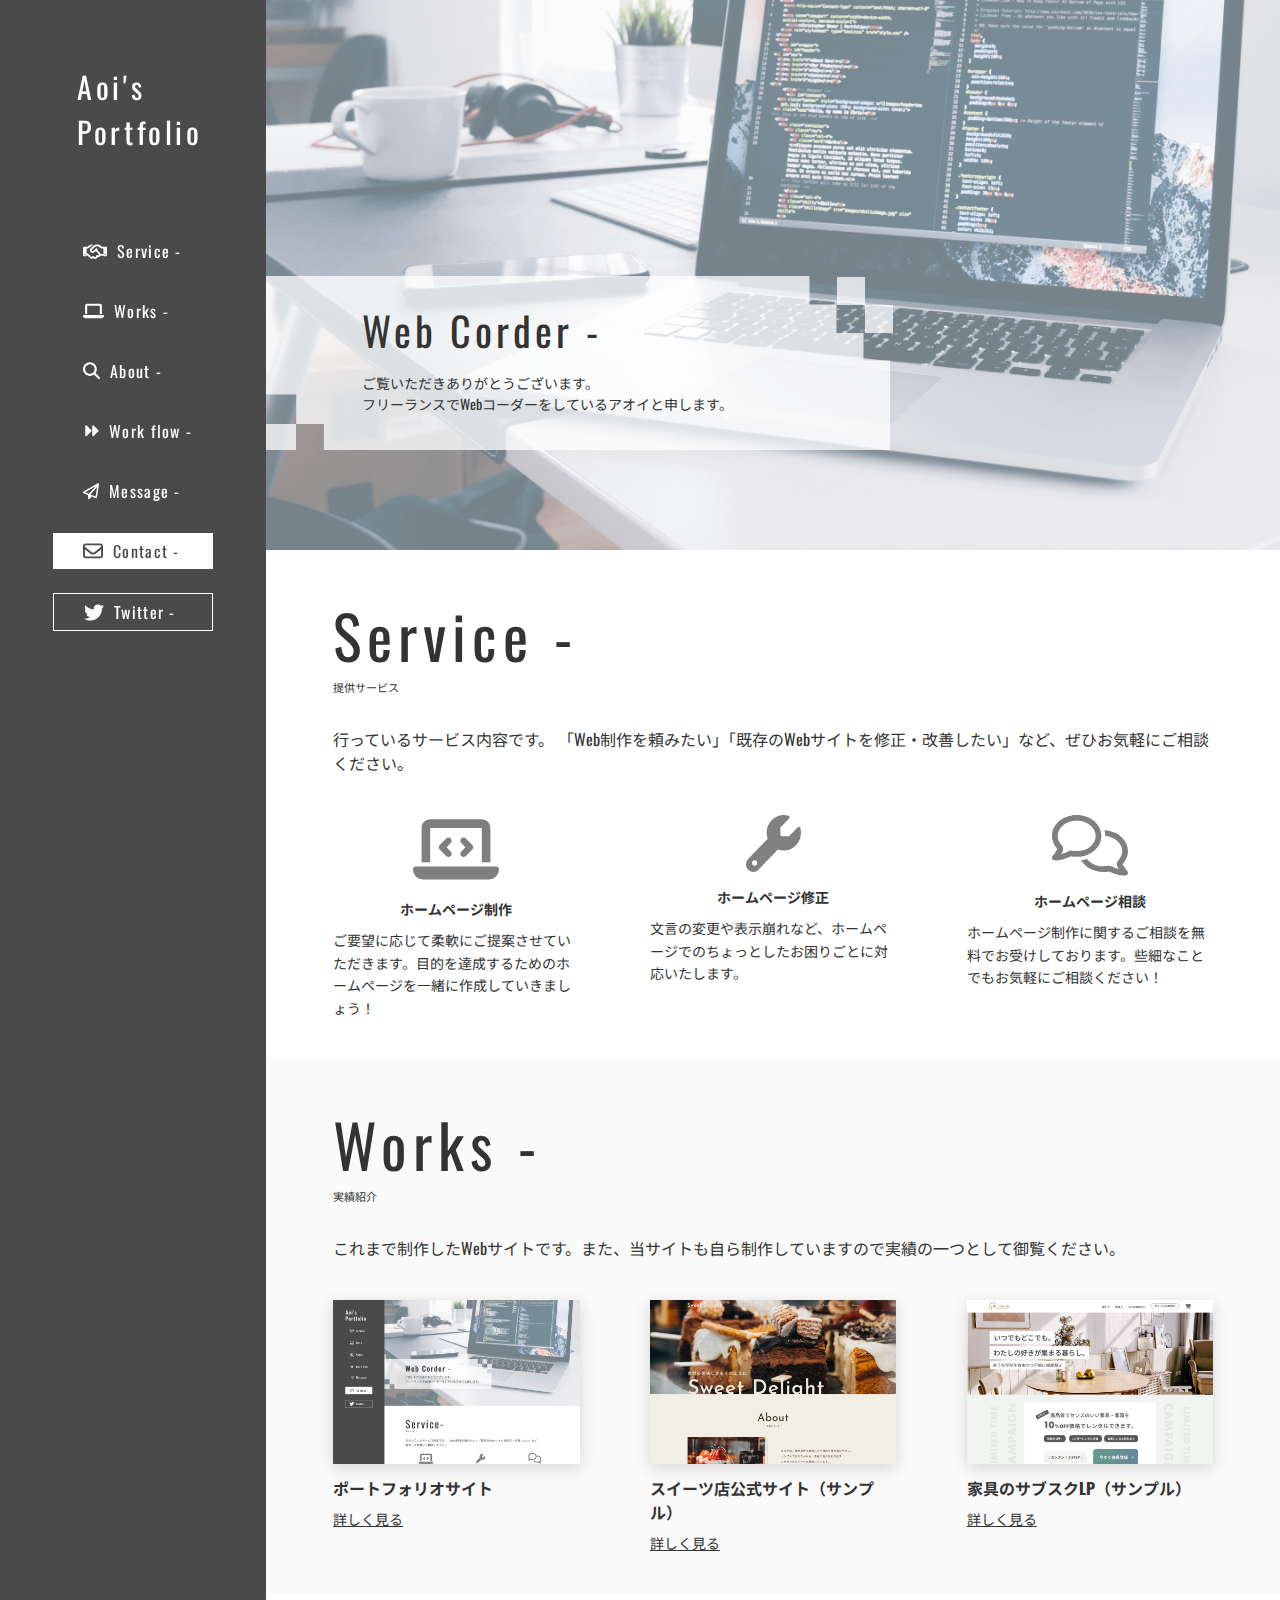
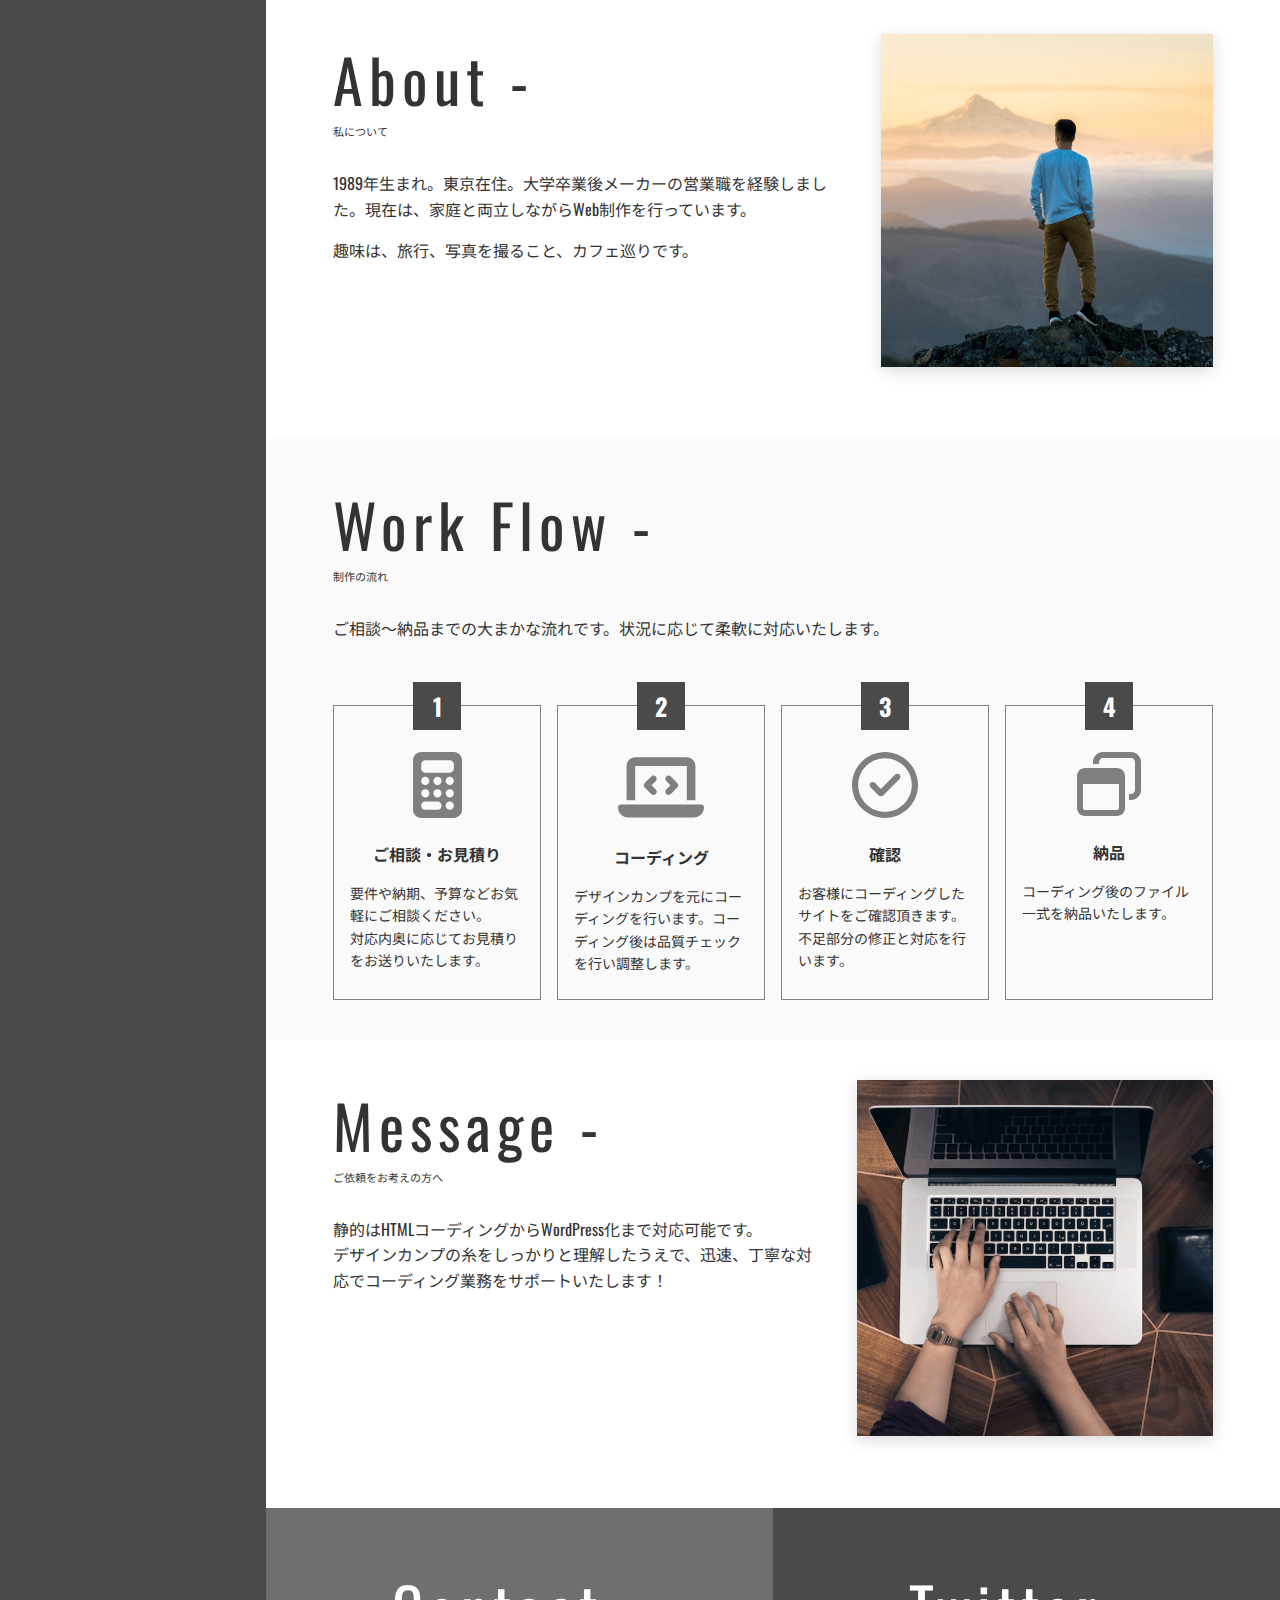
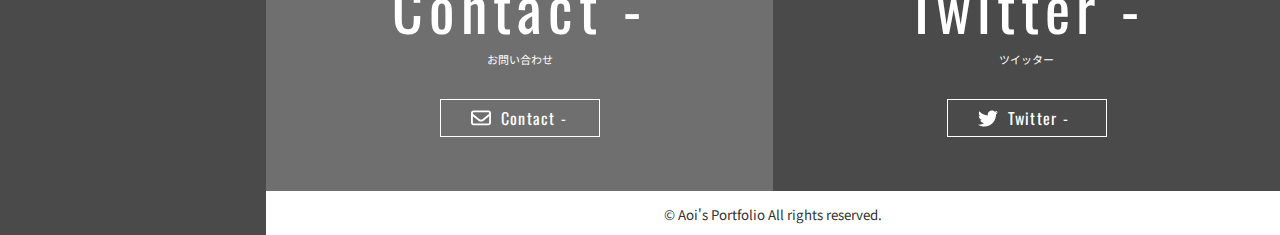
<file: index.html>
<!DOCTYPE html>
<html lang="ja">
  <head>
    <meta charset="UTF-8" />
    <meta name="viewport" content="width=device-width, initial-scale=1.0" />
    <meta name="robots" content="noindex" />
    <title>ポートフォリオサイト</title>
    <meta name="description" content="フリーランスWEBコーダーのポートフォリオサイトです。「Web制作を頼みたい」「既存のWebサイトを修正・改善したい、など" />
    <link rel="preconnect" href="https://fonts.googleapis.com" />
    <link rel="preconnect" href="https://fonts.gstatic.com" crossorigin />
    <link href="https://fonts.googleapis.com/css2?family=Noto+Sans+JP:wght@100..900&family=Oswald:wght@200..700&display=swap" rel="stylesheet" />
    <!--スタイルシート-->
    <link rel="stylesheet" href="./css/reset.css" />
    <link rel="stylesheet" href="./css/style.css" />
  </head>
  <body>
    <div class="wrapper">
      <header class="header">
        <div class="header__container">
          <div class="header__logo">Aoi's<br />Portfolio</div>
          <button type="button" id="js-button-drawer" class="header__menu-button">Menu</button>
          <div id="js-drawer" class="header__contents">
            <nav class="header__nav">
              <ul class="header__nav-list">
                <li class="header__nav-item">
                  <a href="#service" class="header__nav-link button">
                    <span class="button__icon">
                      <svg width="24" height="15" viewBox="0 0 24 15" fill="none" xmlns="http://www.w3.org/2000/svg">
                        <path
                          d="M10.2075 0.428596L8.29125 2.33175C7.7175 2.48818 7.185 2.77495 6.735 3.16974L5.7375 4.05241C5.355 4.39133 4.85625 4.57755 4.3425 4.57755H3.6V9.34475C4.365 9.3671 5.0925 9.67622 5.63625 10.2163L6.97125 11.5421L7.23375 11.8028L8.24625 12.8084C8.47875 13.0393 8.86125 13.0393 9.09375 12.8084C9.1575 12.7451 9.20625 12.6706 9.2325 12.5924C9.3375 12.3056 9.58125 12.0896 9.88125 12.0226C10.1813 11.9555 10.4963 12.0449 10.7138 12.2647L11.1188 12.6594C11.5538 13.0915 12.2588 13.0915 12.69 12.6594C12.8925 12.4583 13.0013 12.2013 13.0125 11.9369C13.0275 11.6092 13.2225 11.3187 13.5225 11.1771C13.8225 11.0356 14.1713 11.0654 14.4375 11.2554C14.79 11.5049 15.2813 11.4714 15.5963 11.1585C15.9488 10.8084 15.9488 10.2423 15.5963 9.89596L12.7538 7.07288L11.4112 8.30193C10.3875 9.24047 8.81625 9.25537 7.77375 8.33545C6.585 7.28517 6.55875 5.45278 7.71375 4.36899L10.3425 1.90345C11.37 0.94256 12.7275 0.40625 14.1413 0.40625C15.495 0.40625 16.8038 0.901592 17.8125 1.79172L18.9413 2.78985H20.4H21.9H23.4C23.73 2.78985 24 3.05801 24 3.38575V11.1325C24 11.7917 23.4638 12.3243 22.8 12.3243H21.6C21.1575 12.3243 20.7675 12.0859 20.5613 11.7284H17.3775C17.25 11.9779 17.0813 12.2162 16.8713 12.4248C16.23 13.0617 15.3413 13.3112 14.5088 13.1734C14.3738 13.4453 14.19 13.6985 13.9613 13.9257C12.9375 14.9425 11.3363 15.043 10.1963 14.2274C9.255 15.0021 7.8525 14.9537 6.97125 14.0747L5.9625 13.0691L5.7 12.8084L4.365 11.4825C4.15875 11.2777 3.88875 11.1585 3.6 11.1362C3.6 11.7917 3.06 12.3243 2.4 12.3243H1.2C0.53625 12.3243 0 11.7917 0 11.1325V3.38575C0 3.05801 0.27 2.78985 0.6 2.78985H2.1H3.6H4.3425C4.4175 2.78985 4.48875 2.76378 4.54125 2.71536L5.535 1.83641C6.58125 0.91649 7.9275 0.40625 9.32625 0.40625H9.7125C9.8775 0.40625 10.0463 0.413699 10.2075 0.428596ZM20.4 9.94065V4.57755H18.6C18.3788 4.57755 18.165 4.49561 18.0038 4.35036L16.62 3.12877C15.9375 2.52542 15.0563 2.19395 14.1413 2.19395C13.1888 2.19395 12.2738 2.55522 11.58 3.20326L8.95125 5.66879C8.565 6.03378 8.5725 6.6483 8.97 6.9984C9.31875 7.30752 9.8475 7.30007 10.1888 6.98722L12.885 4.51424C13.2488 4.17904 13.8188 4.20139 14.1563 4.56638C14.4938 4.93137 14.4713 5.49375 14.1038 5.82894L14.0738 5.85874L16.8638 8.62967C17.2388 9.00211 17.4825 9.46021 17.5913 9.93693H20.4V9.94065ZM2.4 10.5366C2.4 10.3785 2.33679 10.2269 2.22426 10.1152C2.11174 10.0034 1.95913 9.94065 1.8 9.94065C1.64087 9.94065 1.48826 10.0034 1.37574 10.1152C1.26321 10.2269 1.2 10.3785 1.2 10.5366C1.2 10.6946 1.26321 10.8462 1.37574 10.9579C1.48826 11.0697 1.64087 11.1325 1.8 11.1325C1.95913 11.1325 2.11174 11.0697 2.22426 10.9579C2.33679 10.8462 2.4 10.6946 2.4 10.5366ZM22.2 11.1325C22.3591 11.1325 22.5117 11.0697 22.6243 10.9579C22.7368 10.8462 22.8 10.6946 22.8 10.5366C22.8 10.3785 22.7368 10.2269 22.6243 10.1152C22.5117 10.0034 22.3591 9.94065 22.2 9.94065C22.0409 9.94065 21.8883 10.0034 21.7757 10.1152C21.6632 10.2269 21.6 10.3785 21.6 10.5366C21.6 10.6946 21.6632 10.8462 21.7757 10.9579C21.8883 11.0697 22.0409 11.1325 22.2 11.1325Z"
                          class="button__icon-path" />
                      </svg>
                    </span>
                    <span class="button__text">Service -</span>
                  </a>
                </li>
                <li class="header__nav-item">
                  <a href="#works" class="header__nav-link button">
                    <span class="button__icon">
                      <svg width="21" height="16" viewBox="0 0 21 16" fill="none" xmlns="http://www.w3.org/2000/svg">
                        <path
                          d="M4.2 0.635498C3.04172 0.635498 2.1 1.57078 2.1 2.72115V11.0638H4.2V2.72115H16.8V11.0638H18.9V2.72115C18.9 1.57078 17.9583 0.635498 16.8 0.635498H4.2ZM0.63 12.1066C0.282187 12.1066 0 12.3868 0 12.7323C0 14.114 1.12875 15.2351 2.52 15.2351H18.48C19.8712 15.2351 21 14.114 21 12.7323C21 12.3868 20.7178 12.1066 20.37 12.1066H0.63Z"
                          class="button__icon-path" />
                      </svg>
                    </span>
                    <span class="button__text">Works -</span>
                  </a>
                </li>
                <li class="header__nav-item">
                  <a href="#about" class="header__nav-link button">
                    <span class="button__icon">
                      <svg width="17" height="18" viewBox="0 0 17 18" fill="none" xmlns="http://www.w3.org/2000/svg">
                        <path
                          d="M13.8125 7.04143C13.8125 8.55504 13.3178 9.95324 12.4844 11.0876L16.6879 15.2657C17.1029 15.6779 17.1029 16.3473 16.6879 16.7595C16.2729 17.1717 15.5988 17.1717 15.1838 16.7595L10.9803 12.5814C9.83808 13.4124 8.43027 13.9005 6.90625 13.9005C3.09121 13.9005 0 10.8304 0 7.04143C0 3.25246 3.09121 0.182373 6.90625 0.182373C10.7213 0.182373 13.8125 3.25246 13.8125 7.04143ZM6.90625 11.79C7.53413 11.79 8.15587 11.6672 8.73595 11.4285C9.31604 11.1899 9.84312 10.8401 10.2871 10.3992C10.7311 9.95824 11.0833 9.43476 11.3235 8.85863C11.5638 8.28251 11.6875 7.66502 11.6875 7.04143C11.6875 6.41784 11.5638 5.80035 11.3235 5.22423C11.0833 4.64811 10.7311 4.12463 10.2871 3.68368C9.84312 3.24273 9.31604 2.89296 8.73595 2.65432C8.15587 2.41568 7.53413 2.29285 6.90625 2.29285C6.27837 2.29285 5.65663 2.41568 5.07654 2.65432C4.49646 2.89296 3.96938 3.24273 3.5254 3.68368C3.08142 4.12463 2.72923 4.64811 2.48895 5.22423C2.24867 5.80035 2.125 6.41784 2.125 7.04143C2.125 7.66502 2.24867 8.28251 2.48895 8.85863C2.72923 9.43476 3.08142 9.95824 3.5254 10.3992C3.96938 10.8401 4.49646 11.1899 5.07654 11.4285C5.65663 11.6672 6.27837 11.79 6.90625 11.79Z"
                          class="button__icon-path" />
                      </svg>
                    </span>
                    <span class="button__text">About -</span>
                  </a>
                </li>
                <li class="header__nav-item">
                  <a href="#flow" class="header__nav-link button">
                    <span class="button__icon">
                      <svg width="16" height="16" viewBox="0 0 16 16" fill="none" xmlns="http://www.w3.org/2000/svg">
                        <path
                          d="M8.43454 7.15642C8.7598 7.47765 8.7598 8.00275 8.43455 8.32398L3.65356 13.0459C3.13521 13.5578 2.25649 13.1906 2.25649 12.4621L2.25649 3.01832C2.25649 2.28979 3.13521 1.92261 3.65355 2.43454L8.43454 7.15642Z"
                          class="button__icon-path" />
                        <path
                          d="M15.4089 7.15642C15.7342 7.47765 15.7342 8.00275 15.4089 8.32398L10.6279 13.0459C10.1096 13.5578 9.23085 13.1906 9.23085 12.4621L9.23085 3.01832C9.23085 2.28979 10.1096 1.92261 10.6279 2.43454L15.4089 7.15642Z"
                          class="button__icon-path" />
                      </svg>
                    </span>
                    <span class="button__text">Work flow -</span>
                  </a>
                </li>
                <li class="header__nav-item">
                  <a href="#message" class="header__nav-link button">
                    <span class="button__icon">
                      <svg width="16" height="17" viewBox="0 0 16 17" fill="none" xmlns="http://www.w3.org/2000/svg">
                        <path
                          d="M0.502817 8.41785C-0.203433 8.81822 -0.137808 9.88587 0.615317 10.1962L4.99969 12.0119V15.2179C4.99969 15.7797 5.45594 16.2328 6.02157 16.2328C6.32469 16.2328 6.61219 16.0994 6.80594 15.8666L8.74344 13.5606L12.6153 15.1621C13.2059 15.4073 13.8903 15.0224 13.9872 14.3955L15.9872 1.4843C16.0466 1.10876 15.8809 0.730116 15.5653 0.515964C15.2497 0.301812 14.8372 0.28319 14.5028 0.472513L0.502817 8.41785ZM2.13094 9.20928L12.8028 3.15406L5.94032 10.7704L5.97782 10.8014L2.13094 9.20928ZM12.6028 13.5451L7.39657 11.388L14.0872 3.96101L12.6028 13.5451Z"
                          class="button__icon-path" />
                      </svg>
                    </span>
                    <span class="button__text">Message -</span>
                  </a>
                </li>
                <li class="header__nav-item">
                  <a href="#contact" class="header__nav-link button button--bg">
                    <span class="button__icon">
                      <svg width="20" height="16" viewBox="0 0 20 16" fill="none" xmlns="http://www.w3.org/2000/svg">
                        <path
                          d="M2.5 2.28406C2.15625 2.28406 1.875 2.56339 1.875 2.90479V3.76217L8.61328 9.25563C9.42188 9.91515 10.582 9.91515 11.3906 9.25563L18.125 3.76217V2.90479C18.125 2.56339 17.8438 2.28406 17.5 2.28406H2.5ZM1.875 6.17138V12.8365C1.875 13.1779 2.15625 13.4572 2.5 13.4572H17.5C17.8438 13.4572 18.125 13.1779 18.125 12.8365V6.17138L12.5781 10.6949C11.0781 11.917 8.91797 11.917 7.42188 10.6949L1.875 6.17138ZM0 2.90479C0 1.53531 1.12109 0.421875 2.5 0.421875H17.5C18.8789 0.421875 20 1.53531 20 2.90479V12.8365C20 14.2059 18.8789 15.3194 17.5 15.3194H2.5C1.12109 15.3194 0 14.2059 0 12.8365V2.90479Z"
                          class="button__icon-path button__icon-path--contact" />
                      </svg>
                    </span>
                    <span class="button__text">Contact -</span>
                  </a>
                </li>
                <li class="header__nav-item">
                  <a href="#twitter" class="header__nav-link button button--border">
                    <span class="button__icon">
                      <svg width="20" height="21" viewBox="0 0 20 21" fill="none" xmlns="http://www.w3.org/2000/svg">
                        <path
                          d="M17.9441 6.40799C17.9568 6.58444 17.9568 6.76092 17.9568 6.93736C17.9568 12.3191 13.8325 18.5201 6.29441 18.5201C3.97207 18.5201 1.81473 17.8521 0 16.6926C0.329961 16.7304 0.647187 16.743 0.989844 16.743C2.90605 16.743 4.67004 16.1002 6.07867 15.0037C4.27664 14.9659 2.76648 13.7937 2.24617 12.1805C2.5 12.2183 2.75379 12.2435 3.02031 12.2435C3.38832 12.2435 3.75637 12.193 4.09898 12.1049C2.22082 11.7267 0.812148 10.0883 0.812148 8.10949V8.05909C1.35781 8.36158 1.99238 8.55063 2.66492 8.57581C1.56086 7.84479 0.837539 6.59704 0.837539 5.18543C0.837539 4.42922 1.04055 3.73602 1.3959 3.13105C3.41367 5.60136 6.44668 7.21459 9.84766 7.39107C9.78422 7.08858 9.74613 6.77353 9.74613 6.45843C9.74613 4.21496 11.5736 2.38745 13.8451 2.38745C15.0253 2.38745 16.0913 2.87899 16.84 3.67302C17.7664 3.49658 18.6547 3.15626 19.4416 2.68994C19.137 3.63523 18.4898 4.42926 17.6395 4.93337C18.4644 4.84519 19.2639 4.61827 19.9999 4.30322C19.4416 5.10981 18.7436 5.82819 17.9441 6.40799Z"
                          class="button__icon-path" />
                      </svg>
                    </span>
                    <span class="button__text">Twitter -</span>
                  </a>
                </li>
              </ul>
            </nav>
          </div>
        </div>
      </header>
      <main class="main">
        <div class="fv">
          <picture class="fv__img">
            <source media="(min-width:768px)" srcset="./img/img_fv.png" />
            <img src="./img/sp/img_fv.png" alt="" />
          </picture>
          <div class="fv__contents">
            <h1 class="fv__heading">
              <span class="fv__heading-main">Web Corder -</span>
              <span class="fv__heading-sub">ご覧いただきありがとうございます。<br />フリーランスでWebコーダーをしているアオイと申します。</span>
            </h1>
          </div>
        </div>
        <section id="service" class="section service">
          <div class="section__inner">
            <h2 class="section__head">
              <span class="section__head-main">Service -</span>
              <span class="section__head-sub">提供サービス </span>
            </h2>
            <p class="sectin__lead-text">行っているサービス内容です。 「Web制作を頼みたい」「既存のWebサイトを修正・改善したい」など、ぜひお気軽にご相談ください。</p>
            <div class="section__contents">
              <ul class="service__list">
                <li class="service__item">
                  <div class="service__item-img"><img src="./img/img_service1.svg" alt="" /></div>
                  <h3 class="service__item-name">ホームページ制作</h3>
                  <p class="service__item-text">ご要望に応じて柔軟にご提案させていただきます。目的を達成するためのホームページを一緒に作成していきましょう！</p>
                </li>
                <li class="service__item">
                  <div class="service__item-img"><img src="./img/img_service2.svg" alt="" /></div>
                  <h3 class="service__item-name">ホームページ修正</h3>
                  <p class="service__item-text">文言の変更や表示崩れなど、ホームページでのちょっとしたお困りごとに対応いたします。</p>
                </li>
                <li class="service__item">
                  <div class="service__item-img"><img src="./img/img_service3.svg" alt="" /></div>
                  <h3 class="service__item-name">ホームページ相談</h3>
                  <p class="service__item-text">ホームページ制作に関するご相談を無料でお受けしております。些細なことでもお気軽にご相談ください！</p>
                </li>
              </ul>
            </div>
          </div>
        </section>
        <section id="works" class="section works">
          <div class="section__inner">
            <h2 class="section__head">
              <span class="section__head-main">Works -</span>
              <span class="section__head-sub">実績紹介</span>
            </h2>
            <p class="sectin__lead-text">これまで制作したWebサイトです。また、当サイトも自ら制作していますので実績の一つとして御覧ください。</p>
            <div class="section__contents">
              <ul class="works__list">
                <li class="works__item">
                  <div class="works__item-img"><img src="./img/img_works1.jpg" alt="" /></div>
                  <h3 class="works__item-name">ポートフォリオサイト</h3>
                  <a href="#" class="works__item-link" target="_blank">詳しく見る</a>
                </li>
                <li class="works__item">
                  <div class="works__item-img"><img src="./img/img_works2.jpg" alt="" /></div>
                  <h3 class="works__item-name">スイーツ店公式サイト（サンプル）</h3>
                  <a href="#" class="works__item-link" target="_blank">詳しく見る</a>
                </li>
                <li class="works__item">
                  <div class="works__item-img"><img src="./img/img_works3.jpg" alt="" /></div>
                  <h3 class="works__item-name">家具のサブスクLP（サンプル）</h3>
                  <a href="#" class="works__item-link" target="_blank">詳しく見る</a>
                </li>
              </ul>
            </div>
          </div>
        </section>
        <section class="section about" id="about">
          <div class="section__inner">
            <div class="about__container">
              <div class="about__img"><img src="./img/img_about.png" alt="" /></div>
              <div class="about__text-contents">
                <h2 class="section__head">
                  <span class="section__head-main">About -</span>
                  <div class="section__head-sub">私について</div>
                </h2>
                <p class="about__text">1989年生まれ。東京在住。大学卒業後メーカーの営業職を経験しました。現在は、家庭と両立しながらWeb制作を行っています。</p>
                <p class="about__text">趣味は、旅行、写真を撮ること、カフェ巡りです。</p>
              </div>
            </div>
          </div>
        </section>
        <section class="section flow" id="flow">
          <div class="section__inner">
            <h2 class="section__head">
              <span class="section__head-main">Work Flow -</span>
              <div class="section__head-sub">制作の流れ</div>
            </h2>
            <p class="section__lead-text">ご相談～納品までの大まかな流れです。状況に応じて柔軟に対応いたします。</p>
            <div class="section__contents">
              <ol class="flow__list">
                <li class="flow__item">
                  <p class="flow__item-num">1</p>
                  <div class="flow__item-img"><img src="./img/img_flow1.svg" alt="" /></div>
                  <h3 class="flow__item-name">ご相談・お見積り</h3>
                  <p class="flow__item-text">要件や納期、予算などお気軽にご相談ください。<br />対応内奥に応じてお見積りをお送りいたします。</p>
                </li>
                <li class="flow__item">
                  <p class="flow__item-num">2</p>
                  <div class="flow__item-img"><img src="./img/img_flow2.svg" alt="" /></div>
                  <h3 class="flow__item-name">コーディング</h3>
                  <p class="flow__item-text">デザインカンプを元にコーディングを行います。コーディング後は品質チェックを行い調整します。</p>
                </li>
                <li class="flow__item">
                  <p class="flow__item-num">3</p>
                  <div class="flow__item-img"><img src="./img/img_flow3.svg" alt="" /></div>
                  <h3 class="flow__item-name">確認</h3>
                  <p class="flow__item-text">お客様にコーディングしたサイトをご確認頂きます。不足部分の修正と対応を行います。</p>
                </li>
                <li class="flow__item">
                  <p class="flow__item-num">4</p>
                  <div class="flow__item-img"><img src="./img/img_flow4.svg" alt="" /></div>
                  <h3 class="flow__item-name">納品</h3>
                  <p class="flow__item-text">コーディング後のファイル一式を納品いたします。</p>
                </li>
              </ol>
            </div>
          </div>
        </section>
        <section class="section message" id="message">
          <div class="section__inner">
            <div class="message__container">
              <div class="message__img"><img src="./img/img_message.png" alt="" /></div>
              <div class="message__text-contents">
                <h2 class="section__head">
                  <span class="section__head-main">Message -</span>
                  <span class="section__head-sub">ご依頼をお考えの方へ</span>
                </h2>
                <p class="message__text">
                  静的はHTMLコーディングからWordPress化まで対応可能です。<br />デザインカンプの糸をしっかりと理解したうえで、迅速、丁寧な対応でコーディング業務をサポートいたします！
                </p>
              </div>
            </div>
          </div>
        </section>
        <div class="page-bottom">
          <div class="page-bottom__item page-bottom__item--contact">
            <h2 class="section__head section__head--center">
              <span class="section__head-main">Contact -</span>
              <span class="section__head-sub">お問い合わせ</span>
            </h2>
            <a href="" target="_blank" class="page-bottom__button button button--border"
              ><span class="button__icon">
                <svg width="20" height="16" viewBox="0 0 20 16" fill="none" xmlns="http://www.w3.org/2000/svg">
                  <path
                    d="M2.5 2.28406C2.15625 2.28406 1.875 2.56339 1.875 2.90479V3.76217L8.61328 9.25563C9.42188 9.91515 10.582 9.91515 11.3906 9.25563L18.125 3.76217V2.90479C18.125 2.56339 17.8438 2.28406 17.5 2.28406H2.5ZM1.875 6.17138V12.8365C1.875 13.1779 2.15625 13.4572 2.5 13.4572H17.5C17.8438 13.4572 18.125 13.1779 18.125 12.8365V6.17138L12.5781 10.6949C11.0781 11.917 8.91797 11.917 7.42188 10.6949L1.875 6.17138ZM0 2.90479C0 1.53531 1.12109 0.421875 2.5 0.421875H17.5C18.8789 0.421875 20 1.53531 20 2.90479V12.8365C20 14.2059 18.8789 15.3194 17.5 15.3194H2.5C1.12109 15.3194 0 14.2059 0 12.8365V2.90479Z"
                    class="button__icon-path" />
                </svg> </span
              ><span class="button__text">Contact -</span>
            </a>
          </div>
          <div class="page-bottom__item page-bottom__item--twitter">
            <h2 class="section__head section__head--center">
              <span class="section__head-main">Twitter -</span>
              <span class="section__head-sub">ツイッター</span>
            </h2>
            <a href="#" target="_blank" class="page-bottom__button button button--border">
              <span class="button__icon">
                <svg width="20" height="21" viewBox="0 0 20 21" fill="none" xmlns="http://www.w3.org/2000/svg">
                  <path
                    d="M17.9441 6.40799C17.9568 6.58444 17.9568 6.76092 17.9568 6.93736C17.9568 12.3191 13.8325 18.5201 6.29441 18.5201C3.97207 18.5201 1.81473 17.8521 0 16.6926C0.329961 16.7304 0.647187 16.743 0.989844 16.743C2.90605 16.743 4.67004 16.1002 6.07867 15.0037C4.27664 14.9659 2.76648 13.7937 2.24617 12.1805C2.5 12.2183 2.75379 12.2435 3.02031 12.2435C3.38832 12.2435 3.75637 12.193 4.09898 12.1049C2.22082 11.7267 0.812148 10.0883 0.812148 8.10949V8.05909C1.35781 8.36158 1.99238 8.55063 2.66492 8.57581C1.56086 7.84479 0.837539 6.59704 0.837539 5.18543C0.837539 4.42922 1.04055 3.73602 1.3959 3.13105C3.41367 5.60136 6.44668 7.21459 9.84766 7.39107C9.78422 7.08858 9.74613 6.77353 9.74613 6.45843C9.74613 4.21496 11.5736 2.38745 13.8451 2.38745C15.0253 2.38745 16.0913 2.87899 16.84 3.67302C17.7664 3.49658 18.6547 3.15626 19.4416 2.68994C19.137 3.63523 18.4898 4.42926 17.6395 4.93337C18.4644 4.84519 19.2639 4.61827 19.9999 4.30322C19.4416 5.10981 18.7436 5.82819 17.9441 6.40799Z"
                    class="button__icon-path" />
                </svg>
              </span>
              <span class="button__text">Twitter -</span>
            </a>
          </div>
        </div>
        <footer class="footer">
          <small class="footer__copy">&copy; Aoi's Portfolio All rights reserved.</small>
        </footer>
      </main>
    </div>
    <!-- jquery-->
    <script src="https://ajax.googleapis.com/ajax/libs/jquery/3.7.1/jquery.min.js"></script>
    <script src="./js/script.js"></script>
  </body>
</html>
</file>
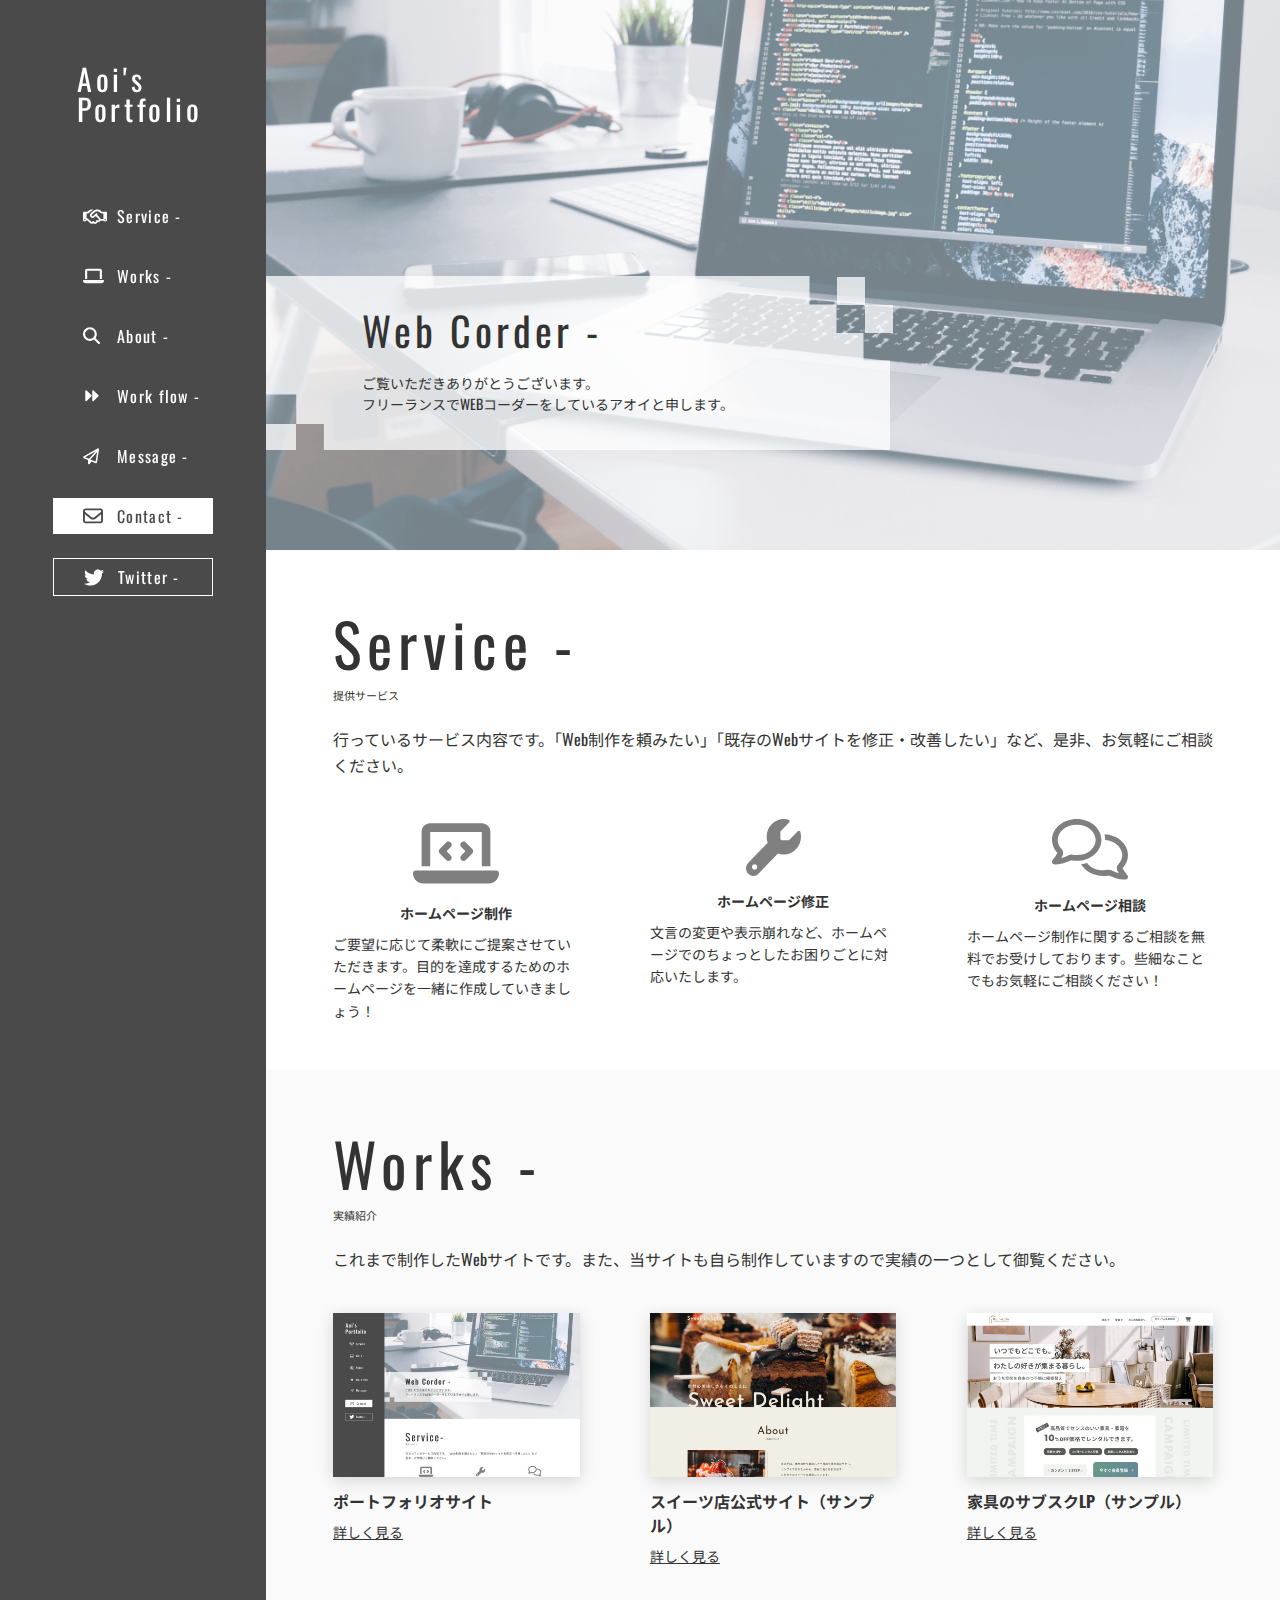
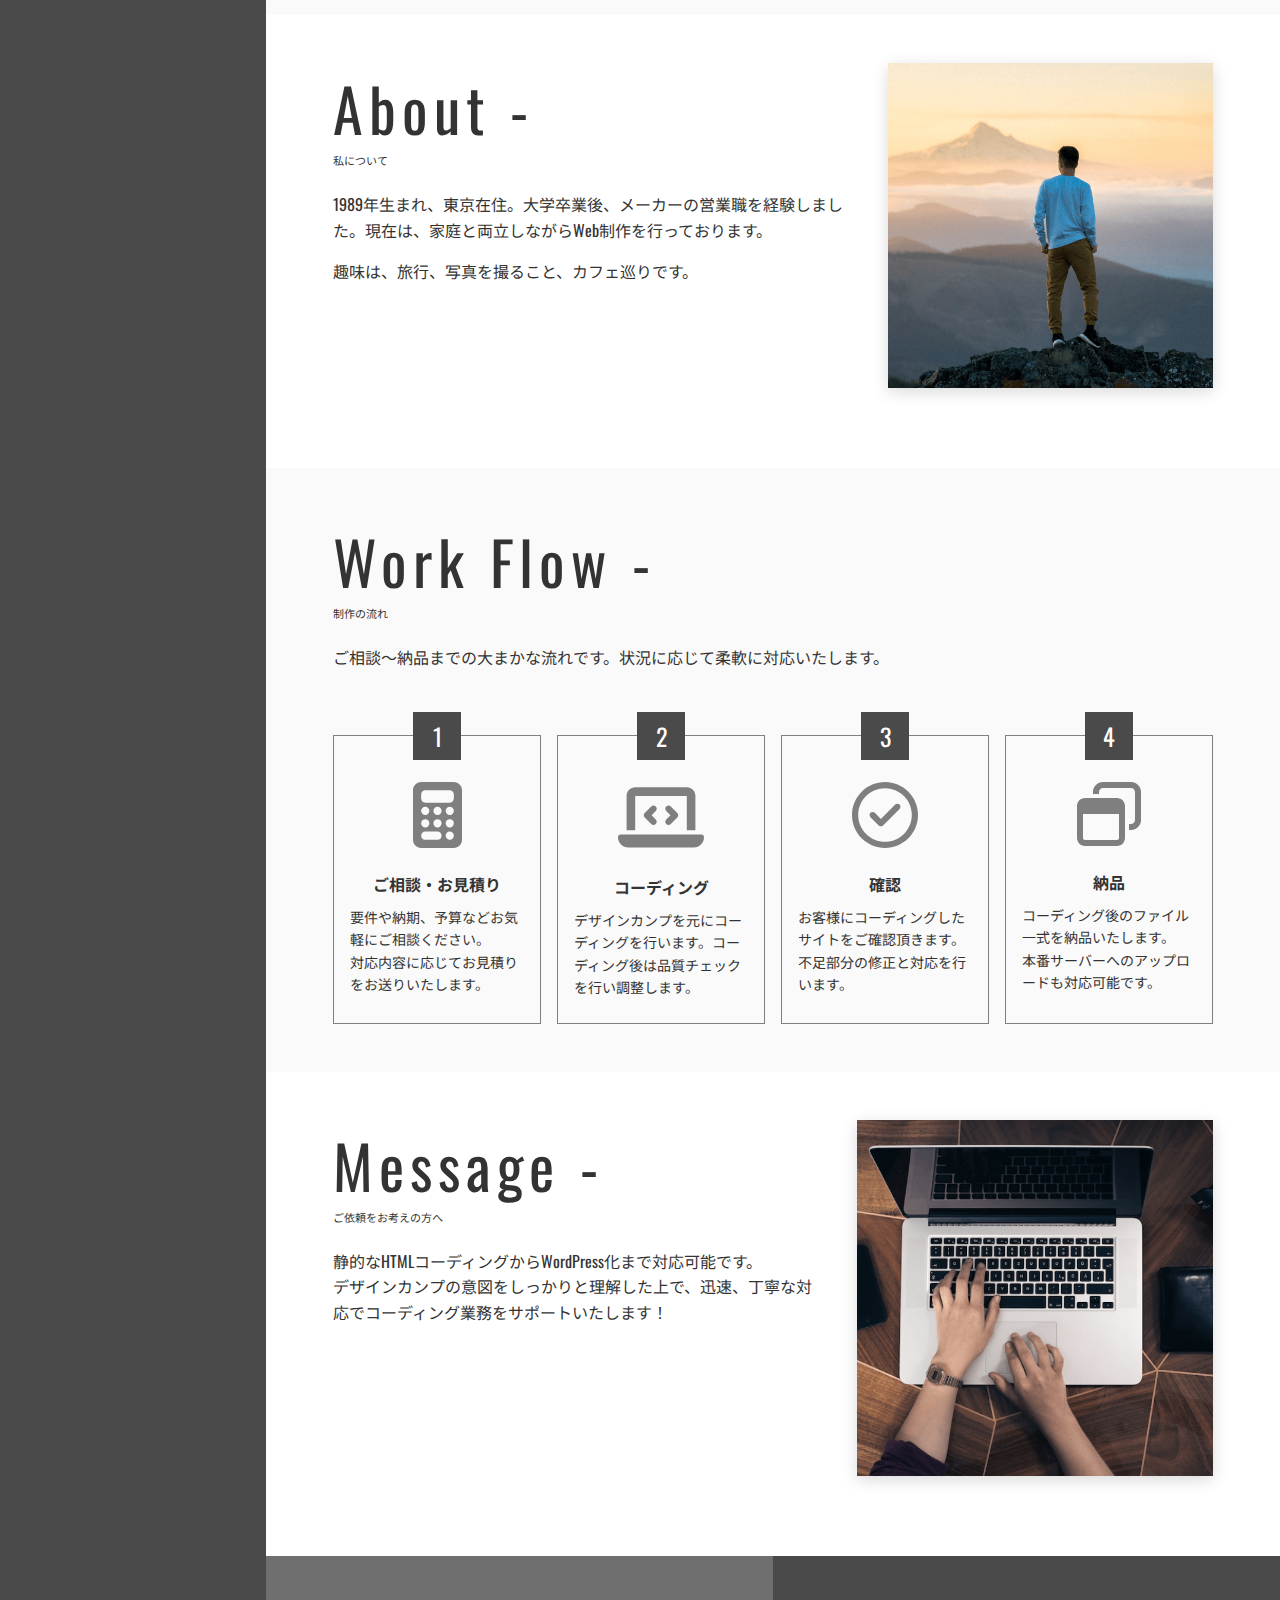
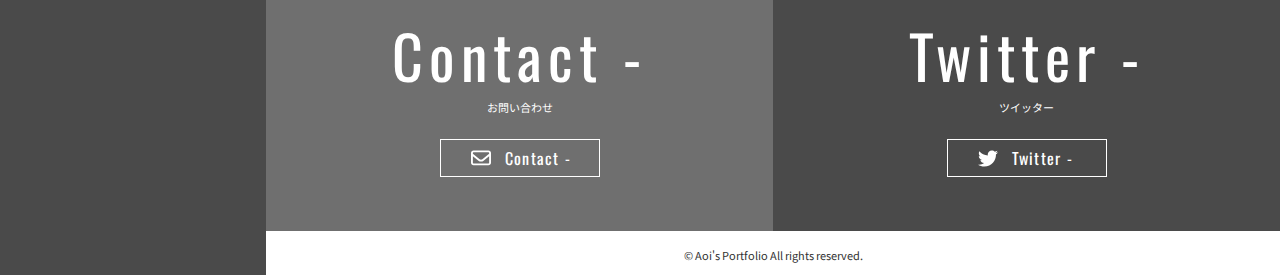
<file: complete/complete_index.html>
<!DOCTYPE html>
<html lang="ja">
  <head>
    <meta charset="UTF-8" />
    <meta name="viewport" content="width=device-width, initial-scale=1.0" />

    <!-- 検索にヒットさせない -->
    <meta name="robots" content="noindex" />

    <title>ポートフォリオサイト</title>
    <meta name="description" content="フリーランスWEBコーダーのアオイのポートフォリオサイトです。「Web制作を頼みたい」「既存のWebサイトを修正・改善したい」などぜひ、お気軽にご相談ください。" />

    <!-- Google Fonts -->
    <link rel="preconnect" href="https://fonts.googleapis.com" />
    <link rel="preconnect" href="https://fonts.gstatic.com" crossorigin />
    <link href="https://fonts.googleapis.com/css2?family=Noto+Sans+JP:wght@400;700&family=Oswald:wght@400;500&display=swap" rel="stylesheet" />

    <!-- スタイルシート -->
    <link rel="stylesheet" href="./css/reset.css" />
    <link rel="stylesheet" href="./css/style.css" />
  </head>
  <body>
    <div class="wrapper">
      <header class="header">
        <div class="header__container">
          <div class="header__logo">Aoi's<br />Portfolio</div>
          <button type="button" id="js-button-drawer" class="header__menu-button">Menu</button>

          <div id="js-drawer" class="header__contents">
            <nav class="header__nav">
              <ul class="header__nav-list">
                <li class="header__nav-item">
                  <a href="#service" class="header__nav-link button">
                    <span class="button__icon">
                      <svg width="24" height="15" viewBox="0 0 24 15" fill="none" xmlns="http://www.w3.org/2000/svg">
                        <path
                          d="M10.2075 0.428596L8.29125 2.33175C7.7175 2.48818 7.185 2.77495 6.735 3.16974L5.7375 4.05241C5.355 4.39133 4.85625 4.57755 4.3425 4.57755H3.6V9.34475C4.365 9.3671 5.0925 9.67622 5.63625 10.2163L6.97125 11.5421L7.23375 11.8028L8.24625 12.8084C8.47875 13.0393 8.86125 13.0393 9.09375 12.8084C9.1575 12.7451 9.20625 12.6706 9.2325 12.5924C9.3375 12.3056 9.58125 12.0896 9.88125 12.0226C10.1813 11.9555 10.4963 12.0449 10.7138 12.2647L11.1188 12.6594C11.5538 13.0915 12.2588 13.0915 12.69 12.6594C12.8925 12.4583 13.0013 12.2013 13.0125 11.9369C13.0275 11.6092 13.2225 11.3187 13.5225 11.1771C13.8225 11.0356 14.1713 11.0654 14.4375 11.2554C14.79 11.5049 15.2813 11.4714 15.5963 11.1585C15.9488 10.8084 15.9488 10.2423 15.5963 9.89596L12.7538 7.07288L11.4112 8.30193C10.3875 9.24047 8.81625 9.25537 7.77375 8.33545C6.585 7.28517 6.55875 5.45278 7.71375 4.36899L10.3425 1.90345C11.37 0.94256 12.7275 0.40625 14.1413 0.40625C15.495 0.40625 16.8038 0.901592 17.8125 1.79172L18.9413 2.78985H20.4H21.9H23.4C23.73 2.78985 24 3.05801 24 3.38575V11.1325C24 11.7917 23.4638 12.3243 22.8 12.3243H21.6C21.1575 12.3243 20.7675 12.0859 20.5613 11.7284H17.3775C17.25 11.9779 17.0813 12.2162 16.8713 12.4248C16.23 13.0617 15.3413 13.3112 14.5088 13.1734C14.3738 13.4453 14.19 13.6985 13.9613 13.9257C12.9375 14.9425 11.3363 15.043 10.1963 14.2274C9.255 15.0021 7.8525 14.9537 6.97125 14.0747L5.9625 13.0691L5.7 12.8084L4.365 11.4825C4.15875 11.2777 3.88875 11.1585 3.6 11.1362C3.6 11.7917 3.06 12.3243 2.4 12.3243H1.2C0.53625 12.3243 0 11.7917 0 11.1325V3.38575C0 3.05801 0.27 2.78985 0.6 2.78985H2.1H3.6H4.3425C4.4175 2.78985 4.48875 2.76378 4.54125 2.71536L5.535 1.83641C6.58125 0.91649 7.9275 0.40625 9.32625 0.40625H9.7125C9.8775 0.40625 10.0463 0.413699 10.2075 0.428596ZM20.4 9.94065V4.57755H18.6C18.3788 4.57755 18.165 4.49561 18.0038 4.35036L16.62 3.12877C15.9375 2.52542 15.0563 2.19395 14.1413 2.19395C13.1888 2.19395 12.2738 2.55522 11.58 3.20326L8.95125 5.66879C8.565 6.03378 8.5725 6.6483 8.97 6.9984C9.31875 7.30752 9.8475 7.30007 10.1888 6.98722L12.885 4.51424C13.2488 4.17904 13.8188 4.20139 14.1563 4.56638C14.4938 4.93137 14.4713 5.49375 14.1038 5.82894L14.0738 5.85874L16.8638 8.62967C17.2388 9.00211 17.4825 9.46021 17.5913 9.93693H20.4V9.94065ZM2.4 10.5366C2.4 10.3785 2.33679 10.2269 2.22426 10.1152C2.11174 10.0034 1.95913 9.94065 1.8 9.94065C1.64087 9.94065 1.48826 10.0034 1.37574 10.1152C1.26321 10.2269 1.2 10.3785 1.2 10.5366C1.2 10.6946 1.26321 10.8462 1.37574 10.9579C1.48826 11.0697 1.64087 11.1325 1.8 11.1325C1.95913 11.1325 2.11174 11.0697 2.22426 10.9579C2.33679 10.8462 2.4 10.6946 2.4 10.5366ZM22.2 11.1325C22.3591 11.1325 22.5117 11.0697 22.6243 10.9579C22.7368 10.8462 22.8 10.6946 22.8 10.5366C22.8 10.3785 22.7368 10.2269 22.6243 10.1152C22.5117 10.0034 22.3591 9.94065 22.2 9.94065C22.0409 9.94065 21.8883 10.0034 21.7757 10.1152C21.6632 10.2269 21.6 10.3785 21.6 10.5366C21.6 10.6946 21.6632 10.8462 21.7757 10.9579C21.8883 11.0697 22.0409 11.1325 22.2 11.1325Z"
                          class="button__icon-path"
                        />
                      </svg>
                    </span>
                    <span class="button__text">Service -</span>
                  </a>
                </li>
                <li class="header__nav-item">
                  <a href="#works" class="header__nav-link button">
                    <span class="button__icon">
                      <svg width="21" height="16" viewBox="0 0 21 16" fill="none" xmlns="http://www.w3.org/2000/svg">
                        <path
                          d="M4.2 0.635498C3.04172 0.635498 2.1 1.57078 2.1 2.72115V11.0638H4.2V2.72115H16.8V11.0638H18.9V2.72115C18.9 1.57078 17.9583 0.635498 16.8 0.635498H4.2ZM0.63 12.1066C0.282187 12.1066 0 12.3868 0 12.7323C0 14.114 1.12875 15.2351 2.52 15.2351H18.48C19.8712 15.2351 21 14.114 21 12.7323C21 12.3868 20.7178 12.1066 20.37 12.1066H0.63Z"
                          class="button__icon-path"
                        />
                      </svg>
                    </span>
                    <span class="button__text">Works -</span>
                  </a>
                </li>
                <li class="header__nav-item">
                  <a href="#about" class="header__nav-link button">
                    <span class="button__icon">
                      <svg width="17" height="18" viewBox="0 0 17 18" fill="none" xmlns="http://www.w3.org/2000/svg">
                        <path
                          d="M13.8125 7.04143C13.8125 8.55504 13.3178 9.95324 12.4844 11.0876L16.6879 15.2657C17.1029 15.6779 17.1029 16.3473 16.6879 16.7595C16.2729 17.1717 15.5988 17.1717 15.1838 16.7595L10.9803 12.5814C9.83808 13.4124 8.43027 13.9005 6.90625 13.9005C3.09121 13.9005 0 10.8304 0 7.04143C0 3.25246 3.09121 0.182373 6.90625 0.182373C10.7213 0.182373 13.8125 3.25246 13.8125 7.04143ZM6.90625 11.79C7.53413 11.79 8.15587 11.6672 8.73595 11.4285C9.31604 11.1899 9.84312 10.8401 10.2871 10.3992C10.7311 9.95824 11.0833 9.43476 11.3235 8.85863C11.5638 8.28251 11.6875 7.66502 11.6875 7.04143C11.6875 6.41784 11.5638 5.80035 11.3235 5.22423C11.0833 4.64811 10.7311 4.12463 10.2871 3.68368C9.84312 3.24273 9.31604 2.89296 8.73595 2.65432C8.15587 2.41568 7.53413 2.29285 6.90625 2.29285C6.27837 2.29285 5.65663 2.41568 5.07654 2.65432C4.49646 2.89296 3.96938 3.24273 3.5254 3.68368C3.08142 4.12463 2.72923 4.64811 2.48895 5.22423C2.24867 5.80035 2.125 6.41784 2.125 7.04143C2.125 7.66502 2.24867 8.28251 2.48895 8.85863C2.72923 9.43476 3.08142 9.95824 3.5254 10.3992C3.96938 10.8401 4.49646 11.1899 5.07654 11.4285C5.65663 11.6672 6.27837 11.79 6.90625 11.79Z"
                          class="button__icon-path"
                        />
                      </svg>
                    </span>
                    <span class="button__text">About -</span>
                  </a>
                </li>
                <li class="header__nav-item">
                  <a href="#flow" class="header__nav-link button">
                    <span class="button__icon">
                      <svg width="16" height="16" viewBox="0 0 16 16" fill="none" xmlns="http://www.w3.org/2000/svg">
                        <path d="M8.43454 7.15642C8.7598 7.47765 8.7598 8.00275 8.43455 8.32398L3.65356 13.0459C3.13521 13.5578 2.25649 13.1906 2.25649 12.4621L2.25649 3.01832C2.25649 2.28979 3.13521 1.92261 3.65355 2.43454L8.43454 7.15642Z" class="button__icon-path" />
                        <path d="M15.4089 7.15642C15.7342 7.47765 15.7342 8.00275 15.4089 8.32398L10.6279 13.0459C10.1096 13.5578 9.23085 13.1906 9.23085 12.4621L9.23085 3.01832C9.23085 2.28979 10.1096 1.92261 10.6279 2.43454L15.4089 7.15642Z" class="button__icon-path" />
                      </svg>
                    </span>
                    <span class="button__text">Work flow -</span>
                  </a>
                </li>
                <li class="header__nav-item">
                  <a href="#message" class="header__nav-link button">
                    <span class="button__icon">
                      <svg width="16" height="17" viewBox="0 0 16 17" fill="none" xmlns="http://www.w3.org/2000/svg">
                        <path
                          d="M0.502817 8.41785C-0.203433 8.81822 -0.137808 9.88587 0.615317 10.1962L4.99969 12.0119V15.2179C4.99969 15.7797 5.45594 16.2328 6.02157 16.2328C6.32469 16.2328 6.61219 16.0994 6.80594 15.8666L8.74344 13.5606L12.6153 15.1621C13.2059 15.4073 13.8903 15.0224 13.9872 14.3955L15.9872 1.4843C16.0466 1.10876 15.8809 0.730116 15.5653 0.515964C15.2497 0.301812 14.8372 0.28319 14.5028 0.472513L0.502817 8.41785ZM2.13094 9.20928L12.8028 3.15406L5.94032 10.7704L5.97782 10.8014L2.13094 9.20928ZM12.6028 13.5451L7.39657 11.388L14.0872 3.96101L12.6028 13.5451Z"
                          class="button__icon-path"
                        />
                      </svg>
                    </span>
                    <span class="button__text">Message -</span>
                  </a>
                </li>
                <li class="header__nav-item">
                  <a href="#contact" class="header__nav-link button button--bg">
                    <span class="button__icon">
                      <svg width="20" height="16" viewBox="0 0 20 16" fill="none" xmlns="http://www.w3.org/2000/svg">
                        <path
                          d="M2.5 2.28406C2.15625 2.28406 1.875 2.56339 1.875 2.90479V3.76217L8.61328 9.25563C9.42188 9.91515 10.582 9.91515 11.3906 9.25563L18.125 3.76217V2.90479C18.125 2.56339 17.8438 2.28406 17.5 2.28406H2.5ZM1.875 6.17138V12.8365C1.875 13.1779 2.15625 13.4572 2.5 13.4572H17.5C17.8438 13.4572 18.125 13.1779 18.125 12.8365V6.17138L12.5781 10.6949C11.0781 11.917 8.91797 11.917 7.42188 10.6949L1.875 6.17138ZM0 2.90479C0 1.53531 1.12109 0.421875 2.5 0.421875H17.5C18.8789 0.421875 20 1.53531 20 2.90479V12.8365C20 14.2059 18.8789 15.3194 17.5 15.3194H2.5C1.12109 15.3194 0 14.2059 0 12.8365V2.90479Z"
                          class="button__icon-path button__icon-path--contact"
                        />
                      </svg>
                    </span>
                    <span class="button__text">Contact -</span>
                  </a>
                </li>
                <li class="header__nav-item">
                  <a href="#twitter" class="header__nav-link button button--border">
                    <span class="button__icon">
                      <svg width="20" height="21" viewBox="0 0 20 21" fill="none" xmlns="http://www.w3.org/2000/svg">
                        <path
                          d="M17.9441 6.40799C17.9568 6.58444 17.9568 6.76092 17.9568 6.93736C17.9568 12.3191 13.8325 18.5201 6.29441 18.5201C3.97207 18.5201 1.81473 17.8521 0 16.6926C0.329961 16.7304 0.647187 16.743 0.989844 16.743C2.90605 16.743 4.67004 16.1002 6.07867 15.0037C4.27664 14.9659 2.76648 13.7937 2.24617 12.1805C2.5 12.2183 2.75379 12.2435 3.02031 12.2435C3.38832 12.2435 3.75637 12.193 4.09898 12.1049C2.22082 11.7267 0.812148 10.0883 0.812148 8.10949V8.05909C1.35781 8.36158 1.99238 8.55063 2.66492 8.57581C1.56086 7.84479 0.837539 6.59704 0.837539 5.18543C0.837539 4.42922 1.04055 3.73602 1.3959 3.13105C3.41367 5.60136 6.44668 7.21459 9.84766 7.39107C9.78422 7.08858 9.74613 6.77353 9.74613 6.45843C9.74613 4.21496 11.5736 2.38745 13.8451 2.38745C15.0253 2.38745 16.0913 2.87899 16.84 3.67302C17.7664 3.49658 18.6547 3.15626 19.4416 2.68994C19.137 3.63523 18.4898 4.42926 17.6395 4.93337C18.4644 4.84519 19.2639 4.61827 19.9999 4.30322C19.4416 5.10981 18.7436 5.82819 17.9441 6.40799Z"
                          class="button__icon-path"
                        />
                      </svg>
                    </span>
                    <span class="button__text">Twitter -</span>
                  </a>
                </li>
              </ul>
            </nav>
          </div>
        </div>
      </header>

      <main class="main">
        <div class="fv">
          <picture class="fv__img">
            <source media="(min-width: 768px)" srcset="./img/img_fv.png" />
            <img src="./img/sp/img_fv.png" alt="" />
          </picture>
          <div class="fv__contents">
            <h1 class="fv__heading">
              <span class="fv__heading-main">Web Corder -</span>
              <span class="fv__heading-sub">ご覧いただきありがとうございます。<br />フリーランスでWEBコーダーをしているアオイと申します。</span>
            </h1>
          </div>
        </div>

        <section id="service" class="section service">
          <div class="section__inner">
            <h2 class="section__head">
              <span class="section__head-main">Service -</span>
              <span class="section__head-sub">提供サービス</span>
            </h2>
            <p class="section__lead-text">行っているサービス内容です。「Web制作を頼みたい」「既存のWebサイトを修正・改善したい」など、是非、お気軽にご相談ください。</p>
            <div class="section__contents">
              <ul class="service__list">
                <li class="service__item">
                  <div class="service__item-img"><img src="./img/img_service1.svg" alt="" /></div>
                  <h3 class="service__item-name">ホームページ制作</h3>
                  <p class="service__item-text">ご要望に応じて柔軟にご提案させていただきます。目的を達成するためのホームページを一緒に作成していきましょう！</p>
                </li>
                <li class="service__item">
                  <div class="service__item-img"><img src="./img/img_service2.svg" alt="" /></div>
                  <h3 class="service__item-name">ホームページ修正</h3>
                  <p class="service__item-text">文言の変更や表示崩れなど、ホームページでのちょっとしたお困りごとに対応いたします。</p>
                </li>
                <li class="service__item">
                  <div class="service__item-img"><img src="./img/img_service3.svg" alt="" /></div>
                  <h3 class="service__item-name">ホームページ相談</h3>
                  <p class="service__item-text">ホームページ制作に関するご相談を無料でお受けしております。些細なことでもお気軽にご相談ください！</p>
                </li>
              </ul>
            </div>
          </div>
        </section>

        <section id="works" class="section works">
          <div class="section__inner">
            <h2 class="section__head">
              <span class="section__head-main">Works -</span>
              <span class="section__head-sub">実績紹介</span>
            </h2>
            <p class="section__lead-text">これまで制作したWebサイトです。また、当サイトも自ら制作していますので実績の一つとして御覧ください。</p>
            <div class="section__contents">
              <ul class="works__list">
                <li class="works__item">
                  <div class="works__item-img"><img src="./img/img_works1.jpg" alt="" /></div>
                  <h3 class="works__item-name">ポートフォリオサイト</h3>
                  <a href="#" class="works__item-link">詳しく見る</a>
                </li>
                <li class="works__item">
                  <div class="works__item-img"><img src="./img/img_works2.jpg" alt="" /></div>
                  <h3 class="works__item-name">スイーツ店公式サイト（サンプル）</h3>
                  <a href="#" target="_blank" class="works__item-link">詳しく見る</a>
                </li>
                <li class="works__item">
                  <div class="works__item-img"><img src="./img/img_works3.jpg" alt="" /></div>
                  <h3 class="works__item-name">家具のサブスクLP（サンプル）</h3>
                  <a href="#" target="_blank" class="works__item-link">詳しく見る</a>
                </li>
              </ul>
            </div>
          </div>
        </section>

        <section id="about" class="section about">
          <div class="section__inner">
            <div class="about__container">
              <div class="about__img"><img src="./img/img_about.png" alt="" /></div>
              <div class="about__text-contents">
                <h2 class="section__head">
                  <span class="section__head-main">About -</span>
                  <span class="section__head-sub">私について</span>
                </h2>
                <p class="about__text">1989年生まれ、東京在住。大学卒業後、メーカーの営業職を経験しました。現在は、家庭と両立しながらWeb制作を行っております。</p>
                <p class="about__text">趣味は、旅行、写真を撮ること、カフェ巡りです。</p>
              </div>
            </div>
          </div>
        </section>

        <section id="flow" class="section flow">
          <div class="section__inner">
            <h2 class="section__head">
              <span class="section__head-main">Work Flow -</span>
              <span class="section__head-sub">制作の流れ</span>
            </h2>
            <p class="section__lead-text">ご相談〜納品までの大まかな流れです。状況に応じて柔軟に対応いたします。</p>
            <div class="section__contents">
              <ol class="flow__list">
                <li class="flow__item">
                  <p class="flow__item-num">1</p>
                  <div class="flow__item-img"><img src="./img/img_flow1.svg" alt="" /></div>
                  <h3 class="flow__item-name">ご相談・お見積り</h3>
                  <p class="flow__item-text">要件や納期、予算などお気軽にご相談ください。<br />対応内容に応じてお見積りをお送りいたします。</p>
                </li>
                <li class="flow__item">
                  <p class="flow__item-num">2</p>
                  <div class="flow__item-img"><img src="./img/img_flow2.svg" alt="" /></div>
                  <h3 class="flow__item-name">コーディング</h3>
                  <p class="flow__item-text">デザインカンプを元にコーディングを行います。コーディング後は品質チェックを行い調整します。</p>
                </li>
                <li class="flow__item">
                  <p class="flow__item-num">3</p>
                  <div class="flow__item-img"><img src="./img/img_flow3.svg" alt="" /></div>
                  <h3 class="flow__item-name">確認</h3>
                  <p class="flow__item-text">お客様にコーディングしたサイトをご確認頂きます。不足部分の修正と対応を行います。</p>
                </li>
                <li class="flow__item">
                  <p class="flow__item-num">4</p>
                  <div class="flow__item-img"><img src="./img/img_flow4.svg" alt="" /></div>
                  <h3 class="flow__item-name">納品</h3>
                  <p class="flow__item-text">コーディング後のファイル一式を納品いたします。<br />本番サーバーへのアップロードも対応可能です。</p>
                </li>
              </ol>
            </div>
          </div>
        </section>

        <section id="message" class="section message">
          <div class="section__inner">
            <div class="message__container">
              <div class="message__img"><img src="./img/img_message.png" alt="" /></div>
              <div class="message__text-contents">
                <h2 class="section__head">
                  <span class="section__head-main">Message -</span>
                  <span class="section__head-sub">ご依頼をお考えの方へ</span>
                </h2>
                <p class="message__text">静的なHTMLコーディングからWordPress化まで対応可能です。<br />デザインカンプの意図をしっかりと理解した上で、迅速、丁寧な対応でコーディング業務をサポートいたします！</p>
              </div>
            </div>
          </div>
        </section>

        <div class="page-bottom">
          <div class="page-bottom__item page-bottom__item--contact">
            <h2 class="section__head section__head--center">
              <span class="section__head-main">Contact -</span>
              <span class="section__head-sub">お問い合わせ</span>
            </h2>
            <a href="#" target="_blank" class="page-bottom__button button button--border">
              <span class="button__icon">
                <svg width="20" height="16" viewBox="0 0 20 16" fill="none" xmlns="http://www.w3.org/2000/svg">
                  <path
                    d="M2.5 2.28406C2.15625 2.28406 1.875 2.56339 1.875 2.90479V3.76217L8.61328 9.25563C9.42188 9.91515 10.582 9.91515 11.3906 9.25563L18.125 3.76217V2.90479C18.125 2.56339 17.8438 2.28406 17.5 2.28406H2.5ZM1.875 6.17138V12.8365C1.875 13.1779 2.15625 13.4572 2.5 13.4572H17.5C17.8438 13.4572 18.125 13.1779 18.125 12.8365V6.17138L12.5781 10.6949C11.0781 11.917 8.91797 11.917 7.42188 10.6949L1.875 6.17138ZM0 2.90479C0 1.53531 1.12109 0.421875 2.5 0.421875H17.5C18.8789 0.421875 20 1.53531 20 2.90479V12.8365C20 14.2059 18.8789 15.3194 17.5 15.3194H2.5C1.12109 15.3194 0 14.2059 0 12.8365V2.90479Z"
                    class="button__icon-path"
                  />
                </svg>
              </span>
              <span class="button__text">Contact -</span>
            </a>
          </div>
          <div class="page-bottom__item page-bottom__item--twitter">
            <h2 class="section__head section__head--center">
              <span class="section__head-main">Twitter -</span>
              <span class="section__head-sub">ツイッター</span>
            </h2>
            <a href="#" target="_blank" class="page-bottom__button button button--border">
              <span class="button__icon">
                <svg width="20" height="21" viewBox="0 0 20 21" fill="none" xmlns="http://www.w3.org/2000/svg">
                  <path
                    d="M17.9441 6.40799C17.9568 6.58444 17.9568 6.76092 17.9568 6.93736C17.9568 12.3191 13.8325 18.5201 6.29441 18.5201C3.97207 18.5201 1.81473 17.8521 0 16.6926C0.329961 16.7304 0.647187 16.743 0.989844 16.743C2.90605 16.743 4.67004 16.1002 6.07867 15.0037C4.27664 14.9659 2.76648 13.7937 2.24617 12.1805C2.5 12.2183 2.75379 12.2435 3.02031 12.2435C3.38832 12.2435 3.75637 12.193 4.09898 12.1049C2.22082 11.7267 0.812148 10.0883 0.812148 8.10949V8.05909C1.35781 8.36158 1.99238 8.55063 2.66492 8.57581C1.56086 7.84479 0.837539 6.59704 0.837539 5.18543C0.837539 4.42922 1.04055 3.73602 1.3959 3.13105C3.41367 5.60136 6.44668 7.21459 9.84766 7.39107C9.78422 7.08858 9.74613 6.77353 9.74613 6.45843C9.74613 4.21496 11.5736 2.38745 13.8451 2.38745C15.0253 2.38745 16.0913 2.87899 16.84 3.67302C17.7664 3.49658 18.6547 3.15626 19.4416 2.68994C19.137 3.63523 18.4898 4.42926 17.6395 4.93337C18.4644 4.84519 19.2639 4.61827 19.9999 4.30322C19.4416 5.10981 18.7436 5.82819 17.9441 6.40799Z"
                    class="button__icon-path"
                  />
                </svg>
              </span>
              <span class="button__text">Twitter -</span>
            </a>
          </div>
        </div>

        <footer class="footer">
          <small class="footer__copy">&copy; Aoi's Portfolio All rights reserved.</small>
        </footer>
      </main>
    </div>
    <!-- jQuery -->
    <script src="https://ajax.googleapis.com/ajax/libs/jquery/3.7.0/jquery.min.js"></script>
    <script src="./js/index.js"></script>
  </body>
</html>
</file>
<file: css/style.css>
@charset "UTF-8";
body {
  font-family: "Oswald", "Noto Sans JP", sans-serif;
  color: #333;
}
body .is-fixed {
  overflow: hidden;
}

.button {
  display: -webkit-box;
  display: -ms-flexbox;
  display: flex;
  -webkit-box-align: center;
      -ms-flex-align: center;
          align-items: center;
  padding: 6px 10px 6px 30px;
  width: 160px;
  margin: 0 auto;
}
.button--bg {
  background-color: #fff;
}
.button--bg .button__text {
  color: #4a4a4a;
}
.button--border {
  border: 1px solid #fff;
}
.button--border .button__text {
  color: #fff;
}
.button__icon {
  display: -webkit-box;
  display: -ms-flexbox;
  display: flex;
  -webkit-box-align: center;
      -ms-flex-align: center;
          align-items: center;
}
.button__icon-path {
  fill: #fff;
}
.button__icon-path--contact {
  fill: #4a4a4a;
}
.button__text {
  margin-left: 10px;
  font-size: 16px;
  letter-spacing: 0.08em;
  color: #fff;
}

.header {
  background-color: #4a4a4a;
  position: fixed;
  top: 0;
  left: 0;
  width: 100%;
  z-index: 999;
}
.header__nav-item + .header__nav-item {
  margin-top: 24px;
}
.header__container {
  position: relative;
  width: 100%;
}
.header__logo {
  display: inline-block;
  padding: 14px 24px;
  font-size: 20px;
  color: #fff;
}
.header__menu-button {
  border: none;
  position: absolute;
  top: 24px;
  right: 24px;
  width: 30px;
  height: 30px;
  overflow: hidden;
  color: transparent;
  background-color: transparent;
  background-image: url(../img/bg_menu.png);
  background-position: center center;
  background-repeat: no-repeat;
  background-size: 100% auto;
}
.header__menu-button.is-checked {
  background-image: url(../img/bg_menu-close.png);
  background-size: center center;
  background-repeat: no-repeat;
}
.header__contents {
  height: calc(100vh - 88px);
  border-top: 1px solid #fff;
  padding-top: 65px;
  display: none;
}
.header__nav-item + .header__nav-item {
  margin-top: 24px;
}

.fv {
  position: relative;
}
.fv__contents {
  position: absolute;
  bottom: 26px;
  left: 0;
  width: 100%;
  height: 209px;
  background: url(../img/sp/bg_fv.png) center center no-repeat;
  background-size: 100% auto;
  padding: 32px;
}
.fv__heading-main {
  display: block;
  font-size: 40px;
  letter-spacing: 0.1em;
}
.fv__heading-sub {
  margin-top: 12px;
  display: block;
  font-size: 14px;
}

.section {
  padding: 40px 0;
}
.section__inner {
  padding: 0 32px;
  margin-bottom: 32px;
}
.section__head {
  margin-bottom: 32px;
}
.section__head--center {
  text-align: center;
}
.section__head-main {
  font-size: 60px;
  letter-spacing: 0.1em;
  display: block;
}
.section__head-sub {
  font-size: 11px;
  display: block;
}
.section__lead-text {
  font-size: 16px;
  line-height: 1.6;
}
.section__contents {
  margin-top: 40px;
}

.service__item + .service__item {
  margin-top: 40px;
}
.service__item-img {
  text-align: center;
  margin-bottom: 14px;
}
.service__item-name {
  font-size: 14px;
  font-weight: bold;
  text-align: center;
  margin-bottom: 10px;
}
.service__item-text {
  font-size: 14px;
  line-height: 1.6;
}

.works {
  background-color: #fafafa;
}
.works__item + .works__item {
  margin-top: 40px;
}
.works__item-img {
  margin-bottom: 12px;
}
.works__item-img img {
  -webkit-box-shadow: 0 4px 15px rgba(0, 0, 0, 0.15);
          box-shadow: 0 4px 15px rgba(0, 0, 0, 0.15);
}
.works__item-name {
  font-size: 16px;
  font-weight: bold;
  margin-bottom: 6px;
}
.works__item-link {
  text-decoration: underline;
  font-size: 14px;
}

.about__img {
  margin-bottom: 32px;
}
.about__img img {
  -webkit-box-shadow: 0 4px 15px rgba(0, 0, 0, 0.15);
          box-shadow: 0 4px 15px rgba(0, 0, 0, 0.15);
}
.about__text {
  font-size: 16px;
  line-height: 1.6;
}
.about__text + .about__text {
  margin-top: 1em;
}

.flow {
  background-color: #fafafa;
}
.flow__list {
  margin-top: 64px;
}
.flow__item {
  position: relative;
  border: 1px solid #808080;
  padding: 46px 16px 24px;
}
.flow__item + .flow__item {
  margin-top: 46px;
}
.flow__item-num {
  position: absolute;
  top: -24px;
  left: 50%;
  -webkit-transform: translateX(-50%);
          transform: translateX(-50%);
  font-size: 24px;
  font-weight: bold;
  background-color: #4a4a4a;
  color: #fff;
  width: 48px;
  height: 48px;
  display: -webkit-box;
  display: -ms-flexbox;
  display: flex;
  -webkit-box-align: center;
      -ms-flex-align: center;
          align-items: center;
  -webkit-box-pack: center;
      -ms-flex-pack: center;
          justify-content: center;
}
.flow__item-img {
  margin-bottom: 24px;
  text-align: center;
}
.flow__item-name {
  font-style: 16px;
  font-weight: bold;
  text-align: center;
  margin-bottom: 16px;
}
.flow__item-text {
  font-size: 14px;
  line-height: 1.6;
}

.message__img {
  margin-bottom: 32px;
}
.message__img img {
  -webkit-box-shadow: 0 4px 15px rgba(0, 0, 0, 0.15);
          box-shadow: 0 4px 15px rgba(0, 0, 0, 0.15);
}
.message__text {
  font-size: 16px;
  line-height: 1.6;
}

.page-bottom {
  color: #fff;
}
.page-bottom__item {
  padding: 40px;
}
.page-bottom__item--contact {
  background-color: #6f6f6f;
}
.page-bottom__item--twitter {
  background-color: #4a4a4a;
}

.footer {
  text-align: center;
  padding: 10px;
}
.footer__copy {
  font-style: 11px;
  font-family: "Noto Sans JP", sans-serif;
}

/******************************************************************
// PC
******************************************************************/
@media screen and (min-width: 768px) {
  .wrapper {
    display: -webkit-box;
    display: -ms-flexbox;
    display: flex;
  }
  .main {
    -ms-flex-preferred-size: 79.2%;
        flex-basis: 79.2%;
  }
  .header {
    position: relative;
    -ms-flex-preferred-size: 20.8%;
        flex-basis: 20.8%;
    padding: 50px 20px;
  }
  .header__container {
    width: 160px;
    margin: 0 auto;
    position: sticky;
    top: 50px;
  }
  .header__logo {
    font-size: 30px;
    letter-spacing: 0.12em;
  }
  .header__menu-button {
    display: none;
  }
  .header__contents {
    display: block;
    border: none;
  }
  .button {
    -webkit-transition: background 0.3s, color 0.3s, opacity 0.3s;
    transition: background 0.3s, color 0.3s, opacity 0.3s;
  }
  .button:hover {
    background-color: #fff;
  }
  .button:hover .button__icon-path {
    fill: #4a4a4a;
  }
  .button:hover .button__text {
    color: #4a4a4a;
  }
  .button--bg {
    color: #4a4a4a;
  }
  .button--bg:hover {
    opacity: 0.7;
  }
  .section__inner {
    max-width: 944px;
    margin: 0 auto;
  }
  .fv__contents {
    background: url(../img/bg_fv.png) center center no-repeat;
    background-size: 100% auto;
    bottom: 100px;
    left: 0;
    max-width: 627px;
    height: 174px;
    padding-top: 24px;
    padding-left: 96px;
  }
  .service__list {
    display: grid;
    grid-template-columns: repeat(3, 1fr);
    gap: 8%;
  }
  .service__item + .service__item {
    margin-top: 0px;
  }
  .works__list {
    display: grid;
    grid-template-columns: repeat(3, 1fr);
    gap: 8%;
  }
  .works__item + .works__item {
    margin-top: 0px;
  }
  .about__container {
    display: -webkit-box;
    display: -ms-flexbox;
    display: flex;
    -webkit-box-orient: horizontal;
    -webkit-box-direction: reverse;
        -ms-flex-direction: row-reverse;
            flex-direction: row-reverse;
    gap: 40px;
  }
  .flow__list {
    display: grid;
    grid-template-columns: repeat(4, 1fr);
    gap: 16px;
  }
  .flow__item + .flow__item {
    margin-top: 0;
  }
  .message__container {
    display: -webkit-box;
    display: -ms-flexbox;
    display: flex;
    -webkit-box-orient: horizontal;
    -webkit-box-direction: reverse;
        -ms-flex-direction: row-reverse;
            flex-direction: row-reverse;
    gap: 40px;
  }
  .page-bottom {
    display: grid;
    grid-template-columns: repeat(2, 1fr);
  }
  .page-bottom__item {
    padding: 54px;
  }
}
/*****************************************************************
// タブレット
------------------------------------------------------------------*/
@media screen and (min-width: 768px) and (max-width: 1024px) {
  .section__head-main {
    font-size: 54px;
  }
  .fv__contents {
    bottom: 50%;
    -webkit-transform: translateY(50%);
            transform: translateY(50%);
  }
  .flow__list {
    display: grid;
    grid-template-columns: repeat(2, 1fr);
    gap: 40px 16px;
  }
}
</file>
<file: complete/css/style.css>
body {
  font-family: "Oswald", "Noto Sans JP", sans-serif;
  color: #333;
}
body.is-fixed {
  overflow: hidden;
}

.button {
  display: -webkit-box;
  display: -ms-flexbox;
  display: flex;
  -webkit-box-align: center;
      -ms-flex-align: center;
          align-items: center;
  padding: 6px 10px 6px 30px;
  width: 160px;
  margin: 0 auto;
}
.button--bg {
  background-color: #fff;
}
.button--bg .button__text {
  color: #4a4a4a;
}
.button--border {
  border: 1px solid #fff;
}
.button--border .button__text {
  color: #fff;
}
.button__icon {
  width: 24px;
  display: -webkit-box;
  display: -ms-flexbox;
  display: flex;
  -webkit-box-align: center;
      -ms-flex-align: center;
          align-items: center;
}
.button__icon-path {
  fill: #fff;
}
.button__icon-path--contact {
  fill: #4a4a4a;
}
.button__text {
  margin-left: 10px;
  font-size: 16px;
  letter-spacing: 0.08em;
  color: #fff;
}

.header {
  background-color: #4a4a4a;
  position: fixed;
  top: 0;
  left: 0;
  width: 100%;
  z-index: 999;
}
.header__container {
  width: 100%;
  position: relative;
}
.header__logo {
  display: inline-block;
  padding: 14px 24px;
  font-size: 20px;
  color: #fff;
}
.header__menu-button {
  border: none;
  position: absolute;
  top: 24px;
  right: 24px;
  width: 30px;
  height: 36px;
  overflow: hidden;
  color: transparent;
  background: url(../img/bg_menu.png) center center no-repeat;
  background-size: 100% auto;
}
.header__menu-button.is-checked {
  background: url(../img/bg_menu-close.png) center center no-repeat;
  background-size: 100% auto;
}
.header__contents {
  display: none;
  height: calc(100vh - 88px);
  border-top: 1px solid #fff;
  padding-top: 60px;
}
.header__nav-item + .header__nav-item {
  margin-top: 24px;
}

.fv {
  position: relative;
}
.fv__contents {
  position: absolute;
  bottom: 26px;
  left: 0;
  width: 100%;
  height: 209px;
  background: url(../img/sp/bg_fv.png) center center no-repeat;
  background-size: 100% auto;
  padding: 32px;
}
.fv__heading-main {
  display: block;
  font-size: 40px;
  letter-spacing: 0.1em;
}
.fv__heading-sub {
  margin-top: 12px;
  display: block;
  font-size: 14px;
}

.section {
  padding: 48px 0;
}
.section__inner {
  padding: 0 32px;
}
.section__head {
  display: -webkit-box;
  display: -ms-flexbox;
  display: flex;
  -webkit-box-orient: vertical;
  -webkit-box-direction: normal;
      -ms-flex-direction: column;
          flex-direction: column;
  margin-bottom: 32px;
}
.section__head--center {
  text-align: center;
}
.section__head-main {
  font-size: 40px;
  letter-spacing: 0.1em;
}
.section__head-sub {
  font-size: 11px;
}
.section__lead-text {
  font-size: 16px;
  line-height: 1.6;
}
.section__contents {
  margin-top: 40px;
}

.service__item + .service__item {
  margin-top: 40px;
}
.service__item-img {
  text-align: center;
  margin-bottom: 14px;
}
.service__item-name {
  font-size: 14px;
  font-weight: bold;
  text-align: center;
  margin-bottom: 10px;
}
.service__item-text {
  font-size: 14px;
  line-height: 1.6;
}

.works {
  background-color: #fafafa;
}
.works__item + .works__item {
  margin-top: 40px;
}
.works__item-img {
  margin-bottom: 12px;
}
.works__item-img img {
  -webkit-box-shadow: 0 4px 15px 0 rgba(0, 0, 0, 0.15);
          box-shadow: 0 4px 15px 0 rgba(0, 0, 0, 0.15);
}
.works__item-name {
  font-size: 16px;
  font-weight: bold;
  margin-bottom: 6px;
}
.works__item-link {
  text-decoration: underline;
  font-size: 14px;
}

.about__img {
  margin-bottom: 32px;
}
.about__img img {
  -webkit-box-shadow: 0 4px 15px 0 rgba(0, 0, 0, 0.15);
          box-shadow: 0 4px 15px 0 rgba(0, 0, 0, 0.15);
}
.about__text {
  font-size: 16px;
  line-height: 1.6;
}
.about__text + .about__text {
  margin-top: 1em;
}

.flow {
  background-color: #fafafa;
}
.flow__list {
  margin-top: 64px;
}
.flow__item {
  position: relative;
  border: 1px solid #808080;
  padding: 46px 16px 24px;
}
.flow__item + .flow__item {
  margin-top: 46px;
}
.flow__item-num {
  position: absolute;
  top: -24px;
  left: 50%;
  -webkit-transform: translateX(-50%);
          transform: translateX(-50%);
  font-size: 24px;
  background-color: #4a4a4a;
  color: #fff;
  width: 48px;
  height: 48px;
  display: -webkit-box;
  display: -ms-flexbox;
  display: flex;
  -webkit-box-align: center;
      -ms-flex-align: center;
          align-items: center;
  -webkit-box-pack: center;
      -ms-flex-pack: center;
          justify-content: center;
}
.flow__item-img {
  margin-bottom: 24px;
  text-align: center;
}
.flow__item-name {
  font-size: 16px;
  font-weight: bold;
  text-align: center;
  margin-bottom: 10px;
}
.flow__item-text {
  font-size: 14px;
  line-height: 1.6;
}

.message__img {
  margin-bottom: 32px;
}
.message__img img {
  -webkit-box-shadow: 0 4px 15px 0 rgba(0, 0, 0, 0.15);
          box-shadow: 0 4px 15px 0 rgba(0, 0, 0, 0.15);
}
.message__text {
  font-size: 16px;
  line-height: 1.6;
}

.page-bottom {
  color: #fff;
}
.page-bottom__item {
  padding: 40px;
}
.page-bottom__item--contact {
  background-color: #6f6f6f;
}
.page-bottom__item--twitter {
  background-color: #4a4a4a;
}

.footer {
  text-align: center;
  padding: 10px;
}
.footer__copy {
  font-size: 11px;
  font-family: "Noto Sans JP", sans-serif;
}

/*--------------------------
// pc
--------------------------*/
@media screen and (min-width: 768px) {
  .wrapper {
    display: -webkit-box;
    display: -ms-flexbox;
    display: flex;
  }
  .main {
    -ms-flex-preferred-size: 79.2%;
        flex-basis: 79.2%;
  }
  .header {
    position: relative;
    -ms-flex-preferred-size: 20.8%;
        flex-basis: 20.8%;
    padding: 50px 20px;
  }
  .header__container {
    width: 160px;
    margin: 0 auto;
    position: sticky;
    top: 50px;
  }
  .header__logo {
    font-size: 30px;
    letter-spacing: 0.12em;
    line-height: 1;
  }
  .header__menu-button {
    display: none;
  }
  .header__contents {
    border: none;
    display: block;
  }
  .button {
    -webkit-transition: background 0.3s, color 0.3s, opacity 0.3s;
    transition: background 0.3s, color 0.3s, opacity 0.3s;
  }
  .button:hover {
    background-color: #fff;
  }
  .button:hover .button__icon-path {
    fill: #4a4a4a;
  }
  .button:hover .button__text {
    color: #4a4a4a;
  }
  .button--bg {
    color: #4a4a4a;
  }
  .button--bg:hover {
    opacity: 0.7;
  }
  .section__inner {
    max-width: 944px;
    margin: 0 auto;
  }
  .section__head {
    margin-bottom: 24px;
  }
  .section__head-main {
    font-size: 60px;
  }
  .fv__contents {
    background: url(../img/bg_fv.png) center center no-repeat;
    background-size: 100% auto;
    bottom: 100px;
    left: 0;
    max-width: 627px;
    height: 174px;
    padding-top: 24px;
    padding-left: 96px;
  }
  .service__list {
    display: grid;
    grid-template-columns: repeat(3, 1fr);
    gap: 8%;
  }
  .service__item + .service__item {
    margin-top: 0;
  }
  .works__list {
    display: grid;
    grid-template-columns: repeat(3, 1fr);
    gap: 8%;
  }
  .works__item + .works__item {
    margin-top: 0;
  }
  .about__container {
    display: -webkit-box;
    display: -ms-flexbox;
    display: flex;
    -webkit-box-orient: horizontal;
    -webkit-box-direction: reverse;
        -ms-flex-direction: row-reverse;
            flex-direction: row-reverse;
    gap: 40px;
  }
  .flow__list {
    display: grid;
    grid-template-columns: repeat(4, 1fr);
    gap: 16px;
  }
  .flow__item + .flow__item {
    margin-top: 0;
  }
  .message__container {
    display: -webkit-box;
    display: -ms-flexbox;
    display: flex;
    -webkit-box-orient: horizontal;
    -webkit-box-direction: reverse;
        -ms-flex-direction: row-reverse;
            flex-direction: row-reverse;
    gap: 40px;
  }
  .page-bottom {
    display: grid;
    grid-template-columns: repeat(2, 1fr);
  }
  .page-bottom__item {
    padding: 54px 10px;
  }
}
/*--------------------------
// tb
--------------------------*/
@media screen and (min-width: 768px) and (max-width: 1024px) {
  .section__head-main {
    font-size: 54px;
  }
  .fv__contents {
    bottom: 50%;
    -webkit-transform: translateY(50%);
            transform: translateY(50%);
  }
  .flow__list {
    grid-template-columns: repeat(2, 1fr);
    gap: 40px 16px;
  }
}
</file>
